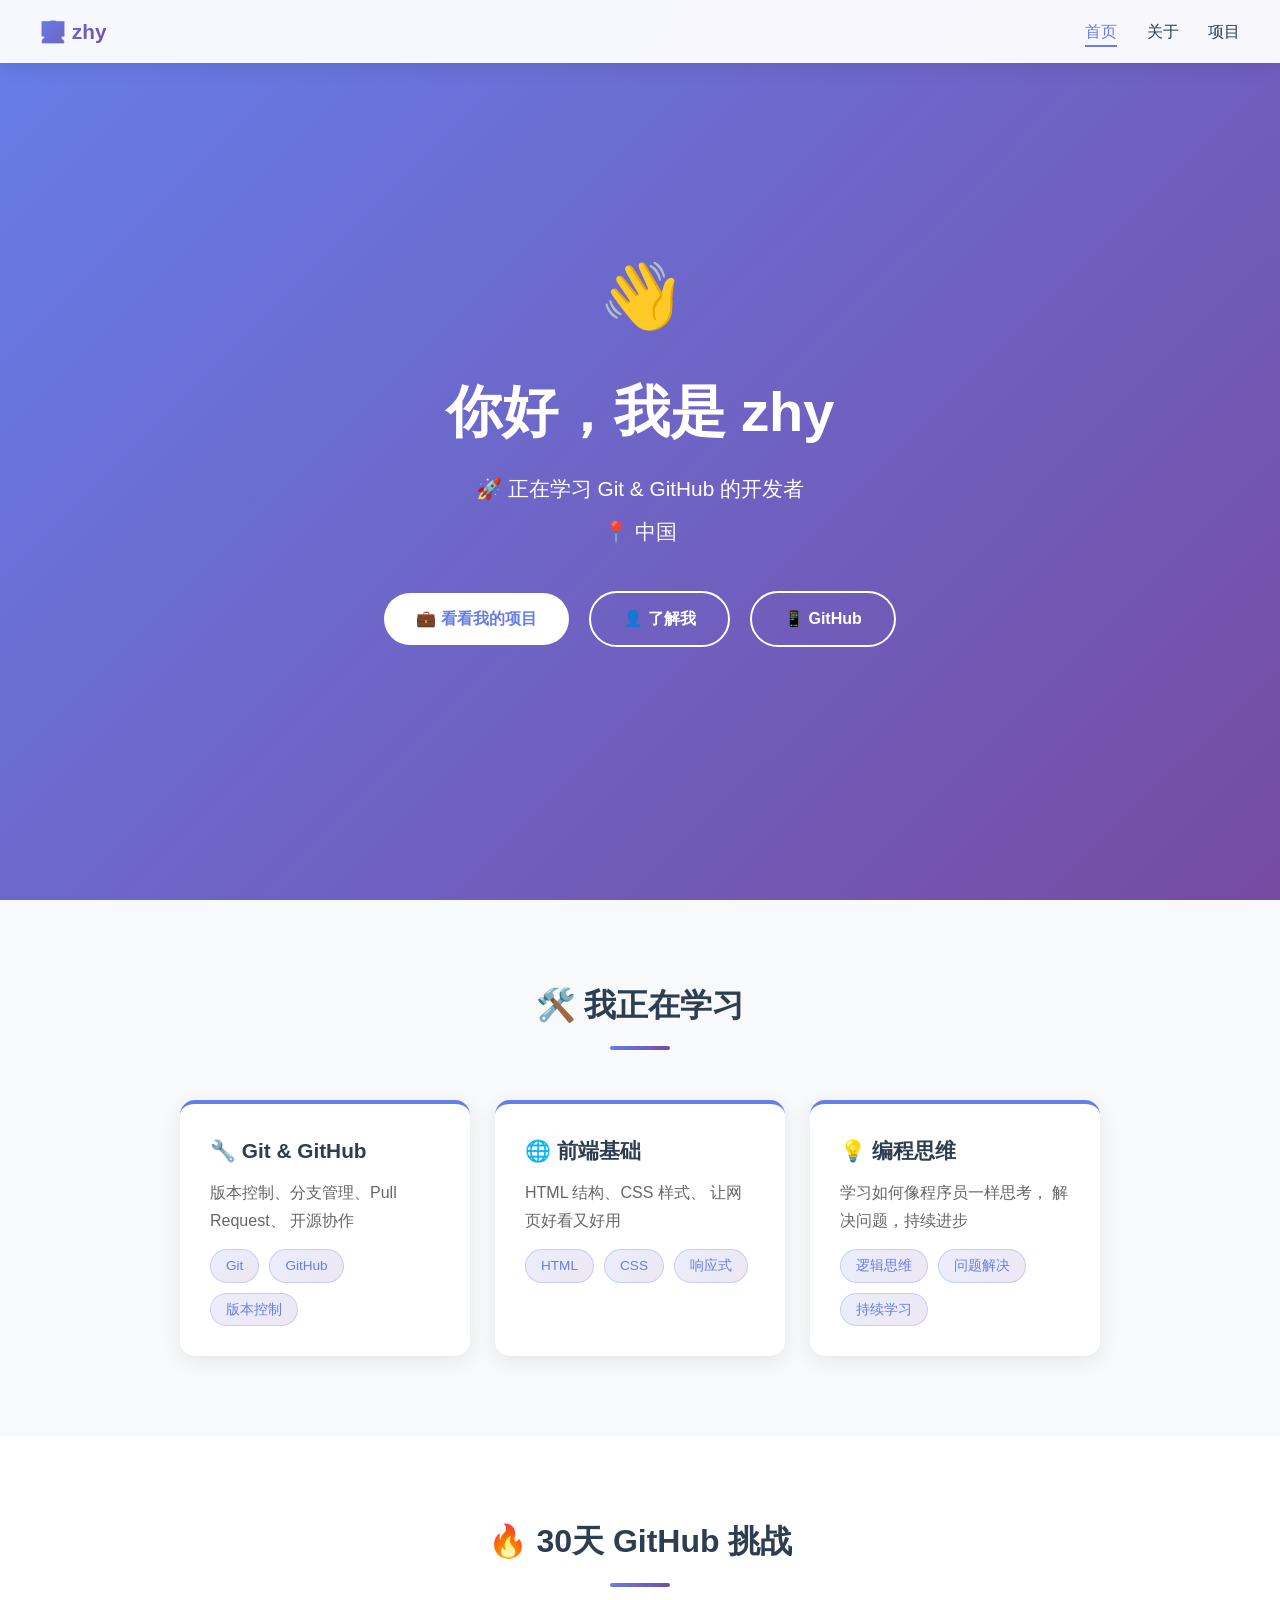
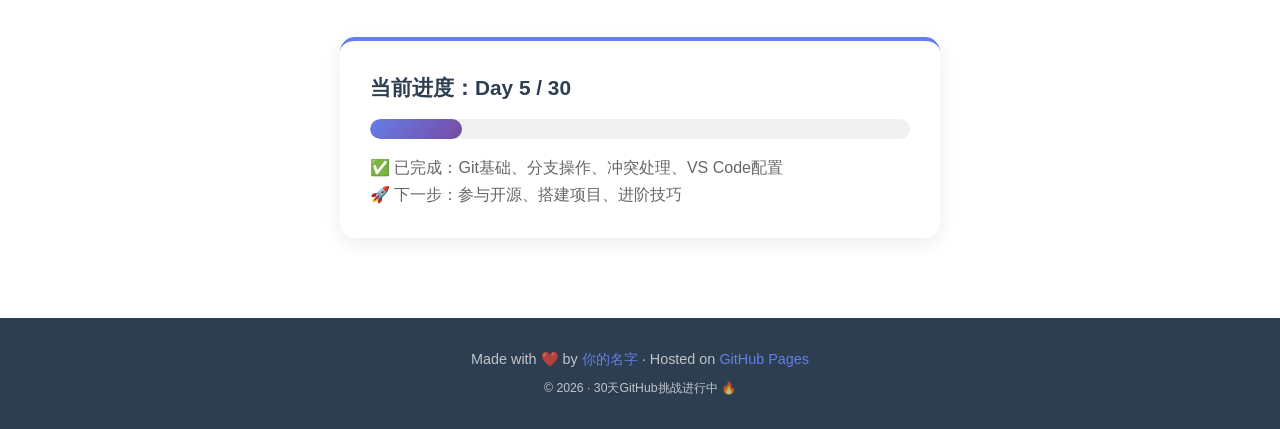
<file: index.html>
<!DOCTYPE html>
<html lang="zh-CN">
<head>
    <meta charset="UTF-8">
    <meta name="viewport" content="width=device-width, initial-scale=1.0">
    <title>zhy - 个人主页</title>
    <link rel="stylesheet" href="style.css">
</head>
<body>

    <!-- 导航栏 -->
    <nav>
        <a href="index.html" class="nav-logo">👨‍💻 zhy</a>
        <div class="nav-links">
            <a href="index.html" class="active">首页</a>
            <a href="about.html">关于</a>
            <a href="projects.html">项目</a>
        </div>
    </nav>

    <!-- Hero 大标题区 -->
    <section class="hero">
        <div>
            <div style="font-size: 4em; margin-bottom: 20px;">👋</div>
            <h1>你好，我是 zhy</h1>
            <p>🚀 正在学习 Git & GitHub 的开发者</p>
            <p>📍 中国</p>
            <div class="hero-buttons">
                <a href="projects.html" class="btn btn-white">
                    💼 看看我的项目
                </a>
                <a href="about.html" class="btn btn-outline">
                    👤 了解我
                </a>
                <a href="https://github.com/你的用户名" 
                   class="btn btn-outline" target="_blank">
                    📱 GitHub
                </a>
            </div>
        </div>
    </section>

    <!-- 技能区域 -->
    <div style="background: var(--light);">
        <div class="section">
            <h2 class="section-title">🛠️ 我正在学习</h2>
            <div class="card-grid">
                <div class="card">
                    <h3>🔧 Git & GitHub</h3>
                    <p>版本控制、分支管理、Pull Request、
                       开源协作</p>
                    <div class="tags">
                        <span class="tag">Git</span>
                        <span class="tag">GitHub</span>
                        <span class="tag">版本控制</span>
                    </div>
                </div>
                <div class="card">
                    <h3>🌐 前端基础</h3>
                    <p>HTML 结构、CSS 样式、
                       让网页好看又好用</p>
                    <div class="tags">
                        <span class="tag">HTML</span>
                        <span class="tag">CSS</span>
                        <span class="tag">响应式</span>
                    </div>
                </div>
                <div class="card">
                    <h3>💡 编程思维</h3>
                    <p>学习如何像程序员一样思考，
                       解决问题，持续进步</p>
                    <div class="tags">
                        <span class="tag">逻辑思维</span>
                        <span class="tag">问题解决</span>
                        <span class="tag">持续学习</span>
                    </div>
                </div>
            </div>
        </div>
    </div>

    <!-- 30天挑战进度 -->
    <div class="section">
        <h2 class="section-title">🔥 30天 GitHub 挑战</h2>
        <div class="card" style="max-width: 600px; margin: 0 auto;">
            <h3>当前进度：Day 5 / 30</h3>
            <div style="
                background: #f0f0f0; 
                border-radius: 10px; 
                height: 20px; 
                margin: 15px 0;
                overflow: hidden;
            ">
                <div style="
                    background: var(--gradient);
                    height: 100%;
                    width: 17%;
                    border-radius: 10px;
                    transition: width 0.5s;
                "></div>
            </div>
            <p style="color: #666;">
                ✅ 已完成：Git基础、分支操作、冲突处理、VS Code配置<br>
                🚀 下一步：参与开源、搭建项目、进阶技巧
            </p>
        </div>
    </div>

    <!-- 页脚 -->
    <footer>
        <p>
            Made with ❤️ by 
            <a href="https://github.com/你的用户名">你的名字</a>
            · Hosted on 
            <a href="https://pages.github.com">GitHub Pages</a>
        </p>
        <p style="margin-top: 8px; font-size: 0.85em;">
            © 2026 · 30天GitHub挑战进行中 🔥
        </p>
    </footer>

</body>
</html>
</file>
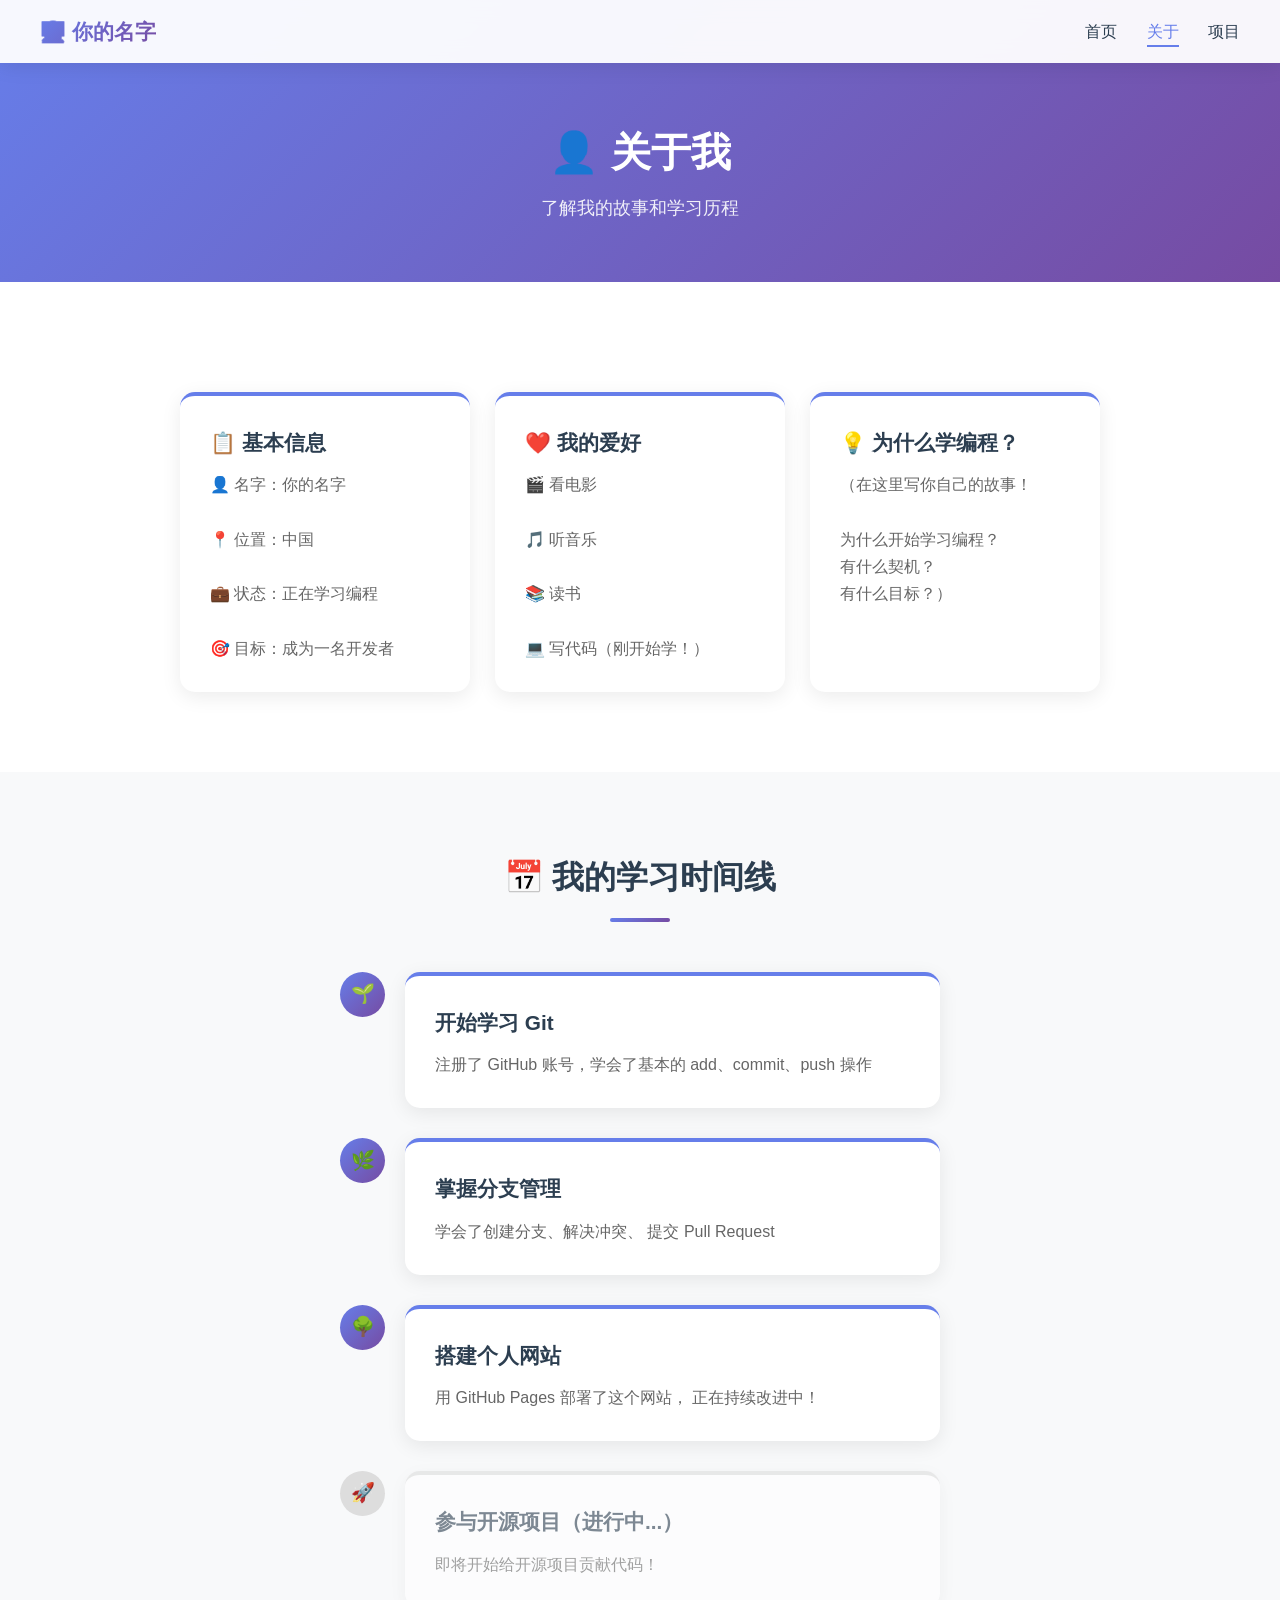
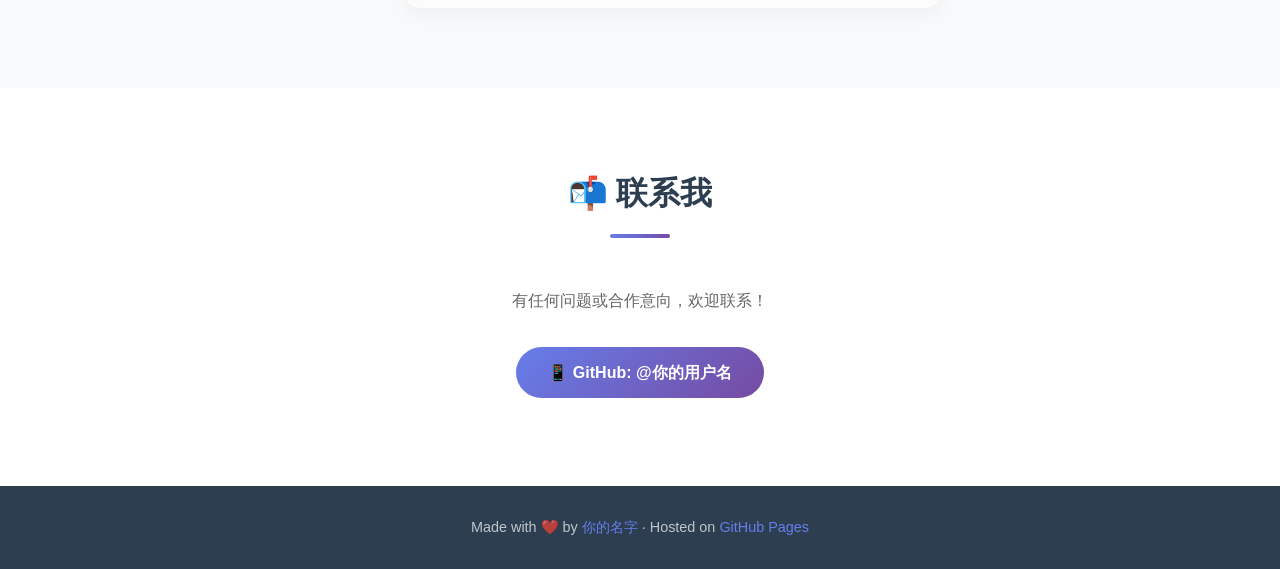
<file: about.html>
<!DOCTYPE html>
<html lang="zh-CN">
<head>
    <meta charset="UTF-8">
    <meta name="viewport" content="width=device-width, initial-scale=1.0">
    <title>关于我 - 你的名字</title>
    <link rel="stylesheet" href="style.css">
</head>
<body>

    <!-- 导航栏 -->
    <nav>
        <a href="index.html" class="nav-logo">👨‍💻 你的名字</a>
        <div class="nav-links">
            <a href="index.html">首页</a>
            <a href="about.html" class="active">关于</a>
            <a href="projects.html">项目</a>
        </div>
    </nav>

    <!-- 页面标题 -->
    <div class="page-header">
        <h1>👤 关于我</h1>
        <p>了解我的故事和学习历程</p>
    </div>

    <!-- 个人介绍 -->
    <div class="section">
        <div class="card-grid">

            <!-- 基本信息 -->
            <div class="card">
                <h3>📋 基本信息</h3>
                <p>
                    👤 名字：你的名字<br><br>
                    📍 位置：中国<br><br>
                    💼 状态：正在学习编程<br><br>
                    🎯 目标：成为一名开发者
                </p>
            </div>

            <!-- 我的爱好 -->
            <div class="card">
                <h3>❤️ 我的爱好</h3>
                <p>
                    🎬 看电影<br><br>
                    🎵 听音乐<br><br>
                    📚 读书<br><br>
                    💻 写代码（刚开始学！）
                </p>
            </div>

            <!-- 为什么学编程 -->
            <div class="card">
                <h3>💡 为什么学编程？</h3>
                <p>
                    （在这里写你自己的故事！<br><br>
                    为什么开始学习编程？<br>
                    有什么契机？<br>
                    有什么目标？）
                </p>
            </div>

        </div>
    </div>

    <!-- 学习时间线 -->
    <div style="background: var(--light);">
        <div class="section">
            <h2 class="section-title">📅 我的学习时间线</h2>

            <div style="max-width: 600px; margin: 0 auto;">

                <!-- 时间线条目 -->
                <div style="
                    display: flex; 
                    margin-bottom: 30px;
                    align-items: flex-start;
                ">
                    <div style="
                        background: var(--gradient);
                        color: white;
                        border-radius: 50%;
                        width: 45px;
                        height: 45px;
                        display: flex;
                        align-items: center;
                        justify-content: center;
                        font-size: 1.2em;
                        flex-shrink: 0;
                        margin-right: 20px;
                    ">🌱</div>
                    <div class="card" style="flex: 1; margin: 0;">
                        <h3>开始学习 Git</h3>
                        <p>注册了 GitHub 账号，学会了基本的
                           add、commit、push 操作</p>
                    </div>
                </div>

                <div style="
                    display: flex; 
                    margin-bottom: 30px;
                    align-items: flex-start;
                ">
                    <div style="
                        background: var(--gradient);
                        color: white;
                        border-radius: 50%;
                        width: 45px;
                        height: 45px;
                        display: flex;
                        align-items: center;
                        justify-content: center;
                        font-size: 1.2em;
                        flex-shrink: 0;
                        margin-right: 20px;
                    ">🌿</div>
                    <div class="card" style="flex: 1; margin: 0;">
                        <h3>掌握分支管理</h3>
                        <p>学会了创建分支、解决冲突、
                           提交 Pull Request</p>
                    </div>
                </div>

                <div style="
                    display: flex; 
                    margin-bottom: 30px;
                    align-items: flex-start;
                ">
                    <div style="
                        background: var(--gradient);
                        color: white;
                        border-radius: 50%;
                        width: 45px;
                        height: 45px;
                        display: flex;
                        align-items: center;
                        justify-content: center;
                        font-size: 1.2em;
                        flex-shrink: 0;
                        margin-right: 20px;
                    ">🌳</div>
                    <div class="card" style="flex: 1; margin: 0;">
                        <h3>搭建个人网站</h3>
                        <p>用 GitHub Pages 部署了这个网站，
                           正在持续改进中！</p>
                    </div>
                </div>

                <div style="
                    display: flex;
                    align-items: flex-start;
                ">
                    <div style="
                        background: #ddd;
                        color: #999;
                        border-radius: 50%;
                        width: 45px;
                        height: 45px;
                        display: flex;
                        align-items: center;
                        justify-content: center;
                        font-size: 1.2em;
                        flex-shrink: 0;
                        margin-right: 20px;
                    ">🚀</div>
                    <div class="card" style="
                        flex: 1; 
                        margin: 0;
                        border-top-color: #ddd;
                        opacity: 0.6;
                    ">
                        <h3>参与开源项目（进行中...）</h3>
                        <p>即将开始给开源项目贡献代码！</p>
                    </div>
                </div>

            </div>
        </div>
    </div>

    <!-- 联系方式 -->
    <div class="section" style="text-align: center;">
        <h2 class="section-title">📬 联系我</h2>
        <p style="color: #666; margin-bottom: 25px;">
            有任何问题或合作意向，欢迎联系！
        </p>
        <a href="https://github.com/你的用户名" 
           class="btn btn-white" 
           target="_blank"
           style="
               background: var(--gradient);
               color: white;
           ">
            📱 GitHub: @你的用户名
        </a>
    </div>

    <!-- 页脚 -->
    <footer>
        <p>
            Made with ❤️ by 
            <a href="https://github.com/你的用户名">你的名字</a>
            · Hosted on 
            <a href="https://pages.github.com">GitHub Pages</a>
        </p>
    </footer>

</body>
</html>
</file>
<file: style.css>
/* ===== 全局重置 ===== */
* {
    margin: 0;
    padding: 0;
    box-sizing: border-box;
}

/* ===== 变量（颜色主题） ===== */
:root {
    --primary: #667eea;
    --secondary: #764ba2;
    --dark: #2c3e50;
    --light: #f8f9fa;
    --white: #ffffff;
    --gradient: linear-gradient(135deg, #667eea 0%, #764ba2 100%);
}

/* ===== 通用样式 ===== */
body {
    font-family: -apple-system, BlinkMacSystemFont, 
                 "Segoe UI", Roboto, sans-serif;
    color: var(--dark);
    line-height: 1.6;
}

/* ===== 导航栏 ===== */
nav {
    position: fixed;
    top: 0;
    width: 100%;
    background: rgba(255, 255, 255, 0.95);
    backdrop-filter: blur(10px);
    padding: 15px 40px;
    display: flex;
    justify-content: space-between;
    align-items: center;
    box-shadow: 0 2px 20px rgba(0,0,0,0.1);
    z-index: 1000;
}

.nav-logo {
    font-size: 1.3em;
    font-weight: bold;
    background: var(--gradient);
    -webkit-background-clip: text;
    -webkit-text-fill-color: transparent;
    text-decoration: none;
}

.nav-links a {
    margin-left: 25px;
    text-decoration: none;
    color: var(--dark);
    font-weight: 500;
    transition: color 0.3s;
    padding: 5px 0;
    border-bottom: 2px solid transparent;
}

.nav-links a:hover,
.nav-links a.active {
    color: var(--primary);
    border-bottom-color: var(--primary);
}

/* ===== Hero 区域（大标题区） ===== */
.hero {
    min-height: 100vh;
    background: var(--gradient);
    display: flex;
    justify-content: center;
    align-items: center;
    text-align: center;
    padding: 20px;
    color: var(--white);
}

.hero h1 {
    font-size: 3.5em;
    margin-bottom: 15px;
    animation: fadeInUp 0.8s ease;
}

.hero p {
    font-size: 1.3em;
    opacity: 0.9;
    margin-bottom: 10px;
    animation: fadeInUp 0.8s ease 0.2s both;
}

.hero-buttons {
    margin-top: 35px;
    animation: fadeInUp 0.8s ease 0.4s both;
}

.btn {
    display: inline-block;
    padding: 13px 32px;
    margin: 8px;
    border-radius: 30px;
    text-decoration: none;
    font-weight: 600;
    transition: all 0.3s;
    cursor: pointer;
}

.btn-white {
    background: var(--white);
    color: var(--primary);
}

.btn-outline {
    background: transparent;
    color: var(--white);
    border: 2px solid var(--white);
}

.btn:hover {
    transform: translateY(-3px);
    box-shadow: 0 10px 25px rgba(0,0,0,0.2);
}

/* ===== 内容区域 ===== */
.section {
    padding: 80px 40px;
    max-width: 1000px;
    margin: 0 auto;
}

.section-title {
    font-size: 2em;
    text-align: center;
    margin-bottom: 50px;
    position: relative;
}

.section-title::after {
    content: '';
    display: block;
    width: 60px;
    height: 4px;
    background: var(--gradient);
    margin: 15px auto 0;
    border-radius: 2px;
}

/* ===== 卡片 ===== */
.card-grid {
    display: grid;
    grid-template-columns: repeat(auto-fit, minmax(280px, 1fr));
    gap: 25px;
    margin-top: 30px;
}

.card {
    background: var(--white);
    border-radius: 15px;
    padding: 30px;
    box-shadow: 0 5px 20px rgba(0,0,0,0.08);
    transition: transform 0.3s, box-shadow 0.3s;
    border-top: 4px solid var(--primary);
}

.card:hover {
    transform: translateY(-5px);
    box-shadow: 0 15px 35px rgba(0,0,0,0.12);
}

.card h3 {
    font-size: 1.3em;
    margin-bottom: 12px;
    color: var(--dark);
}

.card p {
    color: #666;
    line-height: 1.7;
}

/* ===== 技能标签 ===== */
.tags {
    display: flex;
    flex-wrap: wrap;
    gap: 10px;
    margin-top: 15px;
}

.tag {
    padding: 5px 15px;
    border-radius: 20px;
    font-size: 0.85em;
    font-weight: 500;
    background: linear-gradient(135deg, #667eea22, #764ba222);
    color: var(--primary);
    border: 1px solid #667eea44;
}

/* ===== 页脚 ===== */
footer {
    background: var(--dark);
    color: rgba(255,255,255,0.7);
    text-align: center;
    padding: 30px;
    font-size: 0.9em;
}

footer a {
    color: var(--primary);
    text-decoration: none;
}

/* ===== 动画 ===== */
@keyframes fadeInUp {
    from {
        opacity: 0;
        transform: translateY(30px);
    }
    to {
        opacity: 1;
        transform: translateY(0);
    }
}

/* ===== 页面内容区（非首页） ===== */
.page-header {
    background: var(--gradient);
    color: white;
    text-align: center;
    padding: 120px 20px 60px;
}

.page-header h1 {
    font-size: 2.5em;
    margin-bottom: 10px;
}

.page-header p {
    opacity: 0.9;
    font-size: 1.1em;
}

/* ===== 响应式（手机端） ===== */
@media (max-width: 768px) {
    .hero h1 { font-size: 2.2em; }
    nav { padding: 12px 20px; }
    .nav-links a { margin-left: 15px; font-size: 0.9em; }
    .section { padding: 60px 20px; }
}
</file>
